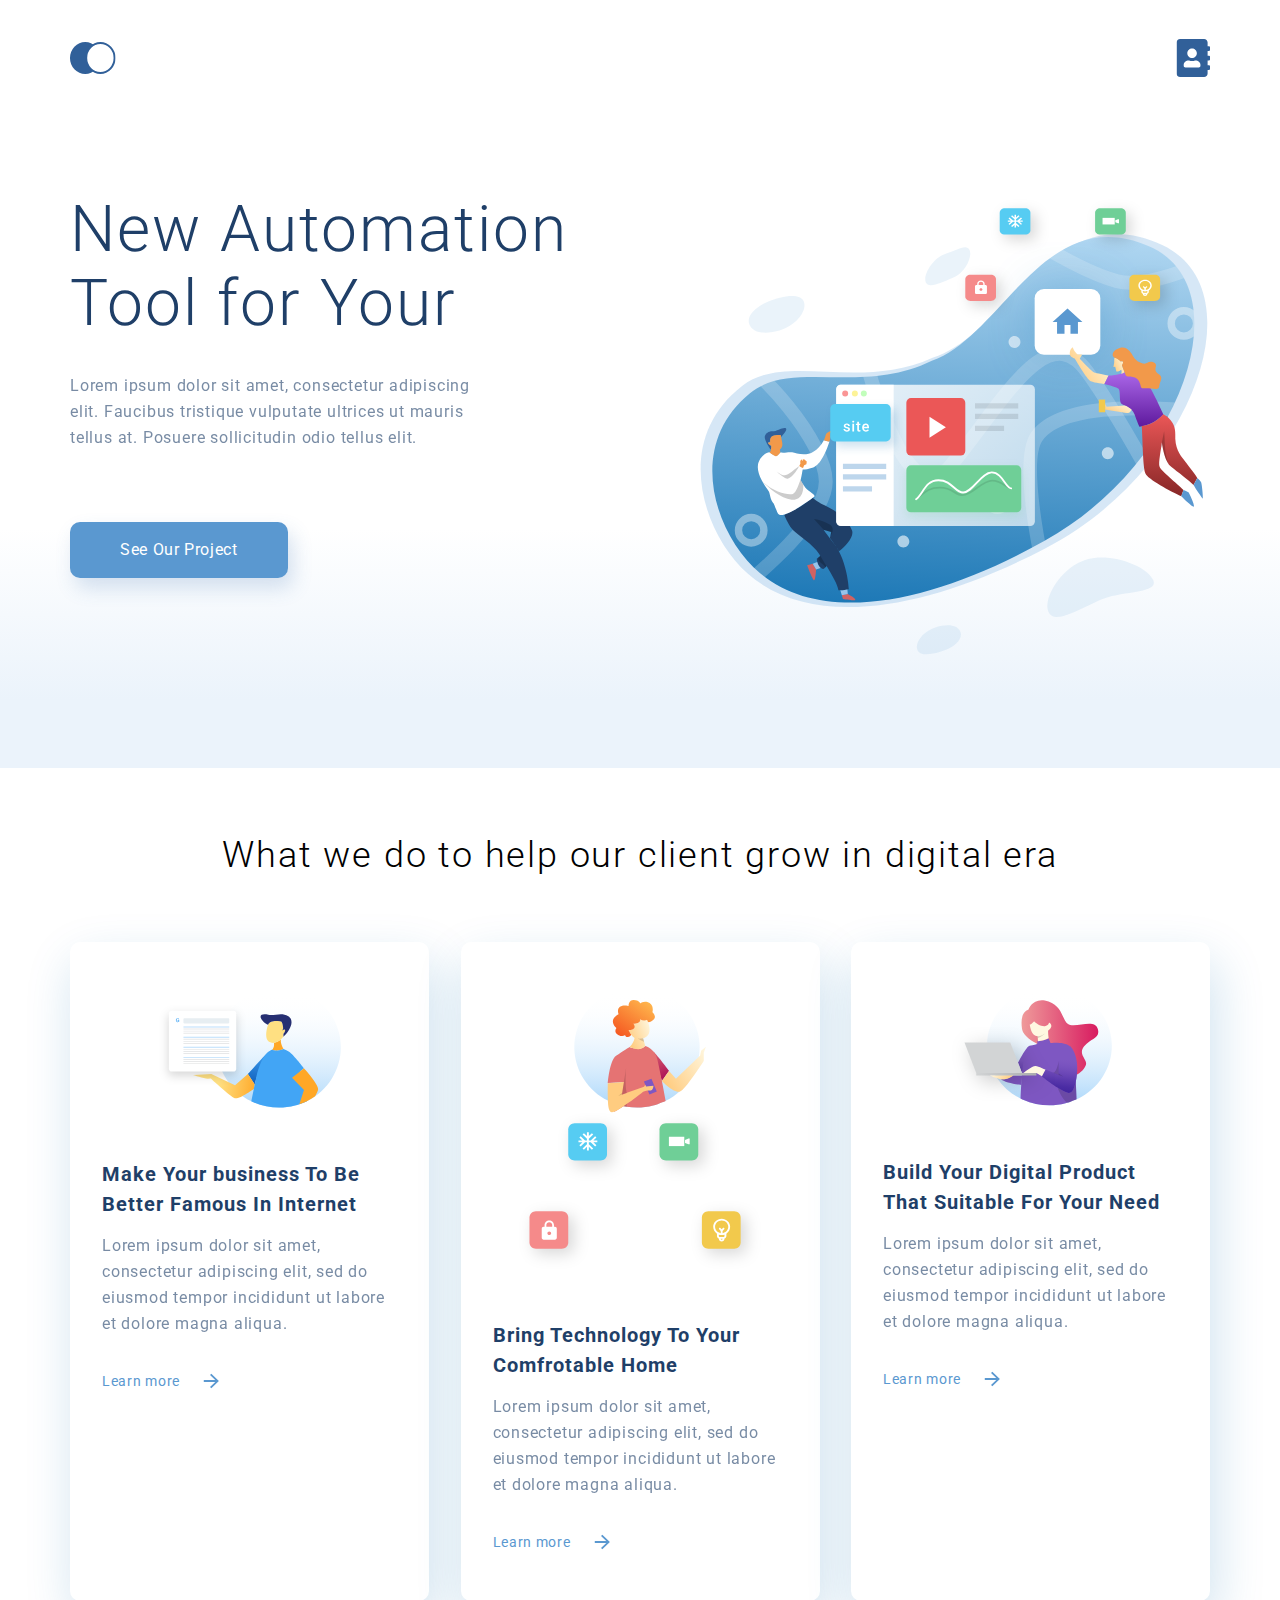
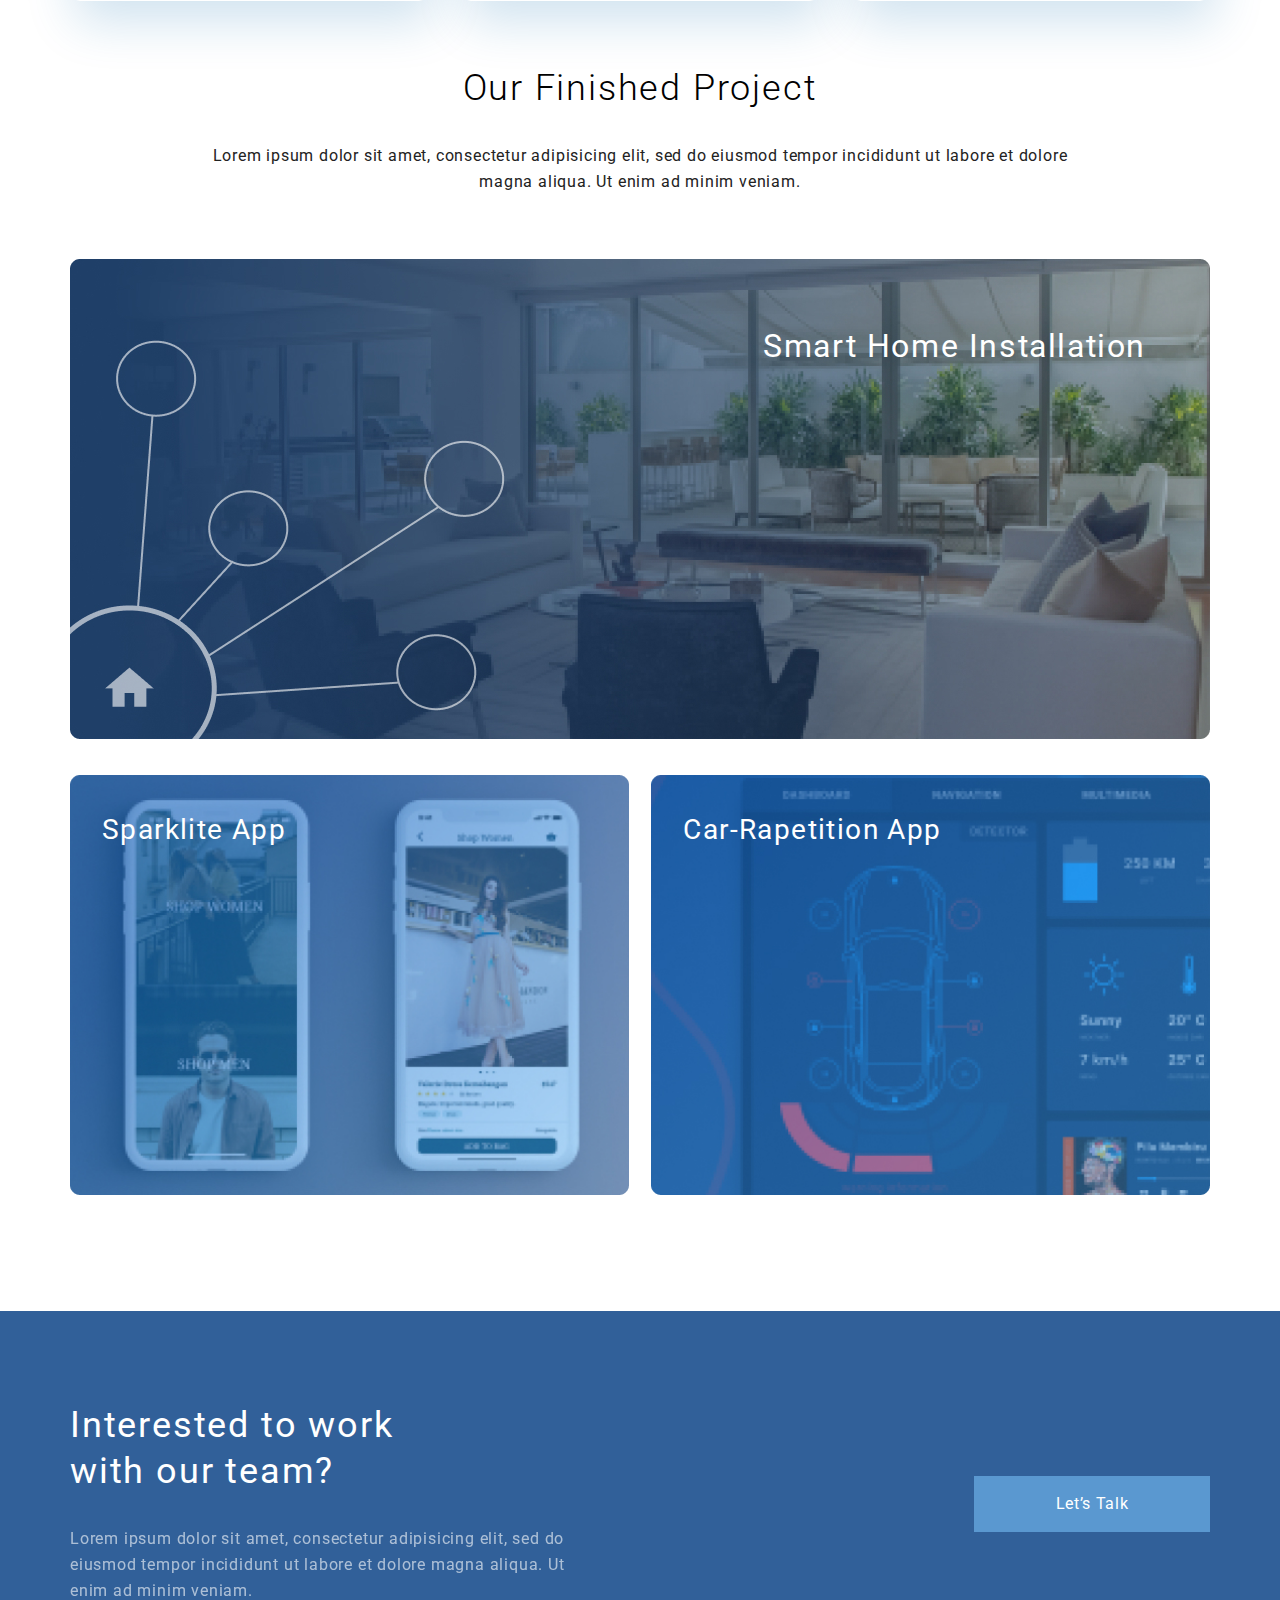
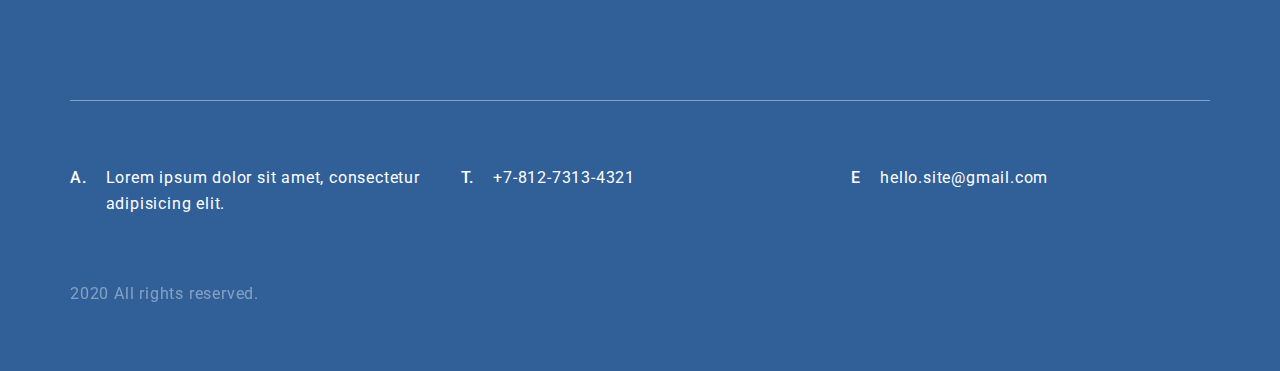
<file: index.html>
<!DOCTYPE html>
<html lang="en">

<head>
    <meta charset="UTF-8">
    <meta name="viewport" content="width=device-width, initial-scale=1.0">
    <title>Document</title>
    <link href="https://fonts.googleapis.com/css2?family=Roboto:wght@300;400&display=swap" rel="stylesheet">
    <link rel="stylesheet" href="style.css">
</head>

<body>
<div class="not_bottom">
    <div class="top">
        <div class="container top__container">
            <div class="header">
                <a href="index.html"><img src="img/logo.svg" alt="logo"></a>
                <a href="contacts.html"><img src="img/contacts.svg" alt="contacts"></a>
            </div>
            <div class="top__content">
                <h1 class="top__heading">New Automation
                    Tool for Your </h1>
                <p class="text text_width">
                    Lorem ipsum dolor sit amet, consectetur adipiscing elit. Faucibus tristique vulputate ultrices ut
                    mauris tellus at. Posuere sollicitudin odio tellus elit.
                </p>
                <a href="#" class="button">See Our Project</a>
            </div>
        </div>
    </div>
    <div class="container">
        <div class="what-we-do">
            <h2 class="heading">What we do to help our client grow in digital era</h2>
            <div class="what-we-do__content">
                <div class="item">
                    <img src="img/1.svg" alt="item 1 photo">
                    <div class="item__content">
                        <h3 class="item__heading">Make Your business To Be
                            Better Famous In Internet</h3>
                        <p class="text">
                            Lorem ipsum dolor sit amet, consectetur adipiscing elit, sed do eiusmod tempor incididunt ut
                            labore et dolore magna aliqua.
                        </p>
                        <a href="#">
                            <div class="item__learn_more">
                                <div class="item__learn_more__text">Learn more</div>
                                <img src="img/ic_arrow_forward_24px.svg" alt="→" class="item__learn_more__arrow"/>
                            </div>
                        </a>
                    </div>
                </div>
                <div class="item">
                    <img src="img/2a.svg" alt="item 2 photo">
                    <img src="img/2b.svg" alt="item 2 photo">
                    <div class="item__content">
                        <h3 class="item__heading">Bring Technology To Your Comfrotable Home </h3>
                        <p class="text">
                            Lorem ipsum dolor sit amet, consectetur adipiscing elit, sed do eiusmod tempor incididunt ut
                            labore et dolore magna aliqua.
                        </p>
                        <a href="#">
                            <div class="item__learn_more">
                                <div class="item__learn_more__text">Learn more</div>
                                <img src="img/ic_arrow_forward_24px.svg" alt="→" class="item__learn_more__arrow"/>
                            </div>
                        </a>
                    </div>
                </div>
                <div class="item">
                    <img src="img/3.svg" alt="item 3 photo">
                    <div class="item__content">
                        <h3 class="item__heading">Build Your Digital Product That Suitable For Your Need</h3>
                        <p class="text">
                            Lorem ipsum dolor sit amet, consectetur adipiscing elit, sed do eiusmod tempor incididunt ut
                            labore et dolore magna aliqua.
                        </p>
                        <a href="#">
                            <div class="item__learn_more">
                                <div class="item__learn_more__text">Learn more</div>
                                <img src="img/ic_arrow_forward_24px.svg" alt="→" class="item__learn_more__arrow"/>
                            </div>
                        </a>
                    </div>
                </div>
            </div>
        </div>
        <div class="project">
            <h2 class="heading">Our Finished Project</h2>
            <p class="text text_project">Lorem ipsum dolor sit amet, consectetur adipisicing elit, sed do eiusmod tempor
                incididunt ut labore et dolore magna aliqua. Ut enim ad minim veniam.</p>
            <div class="project__content">
                <div class="project__item">
                    <p class="project__text">Smart Home Installation</p>
                    <img class="project__img" src="img/proj-1.jpg" alt="proj-1">
                </div>
                <div class="project__box">
                    <div class="project__item project__item_mini">
                        <p class="project__text_mini">Sparklite App</p>
                        <img class="project__img" src="img/proj-2.jpg" alt="proj-2">
                    </div>
                    <div class="project__item project__item_mini">
                        <p class="project__text_mini">Car-Rapetition App</p>
                        <img class="project__img" src="img/proj-3.jpg" alt="proj-3">
                    </div>
                </div>
            </div>
        </div>
    </div>
</div>
<div class="bottom">
    <div class="container">
        <div class="bottom__are_you_interested">
            <div class="bottom__are_you_interested__text">
                <div class="bottom__are_you_interested__text__heading">
                    Interested to work with our team?
                </div>
                <div class="bottom__are_you_interested__text__body">
                    Lorem ipsum dolor sit amet, consectetur adipisicing elit, sed do eiusmod tempor incididunt ut
                    labore et dolore magna aliqua. Ut enim ad minim veniam.
                </div>
            </div>
            <a href="#" class="bottom__are_you_interested__button_lets_talk">Let’s Talk</a>
        </div>
        <div class="footer">
            <div class="footer__contacts">
                <div class="footer__contacts__item">
                    <div class="footer__contacts__item__name">A.</div>
                    <div class="footer__contacts__item__text footer__contacts__address__text">Lorem ipsum dolor sit amet, consectetur adipisicing
                        elit.
                    </div>
                </div>
                <div class="footer__contacts__item">
                    <div class="footer__contacts__item__name">T.</div>
                    <div class="footer__contacts__item__text">+7-812-7313-4321</div>
                </div>
                <div class="footer__contacts__item">
                    <div class="footer__contacts__item__name">E</div>
                    <div class="footer__contacts__item__text">hello.site@gmail.com</div>
                </div>
            </div>
            <div class="footer__copyright">
                2020 All rights reserved.
            </div>
        </div>
    </div>
</div>
</body>

</html>
</file>
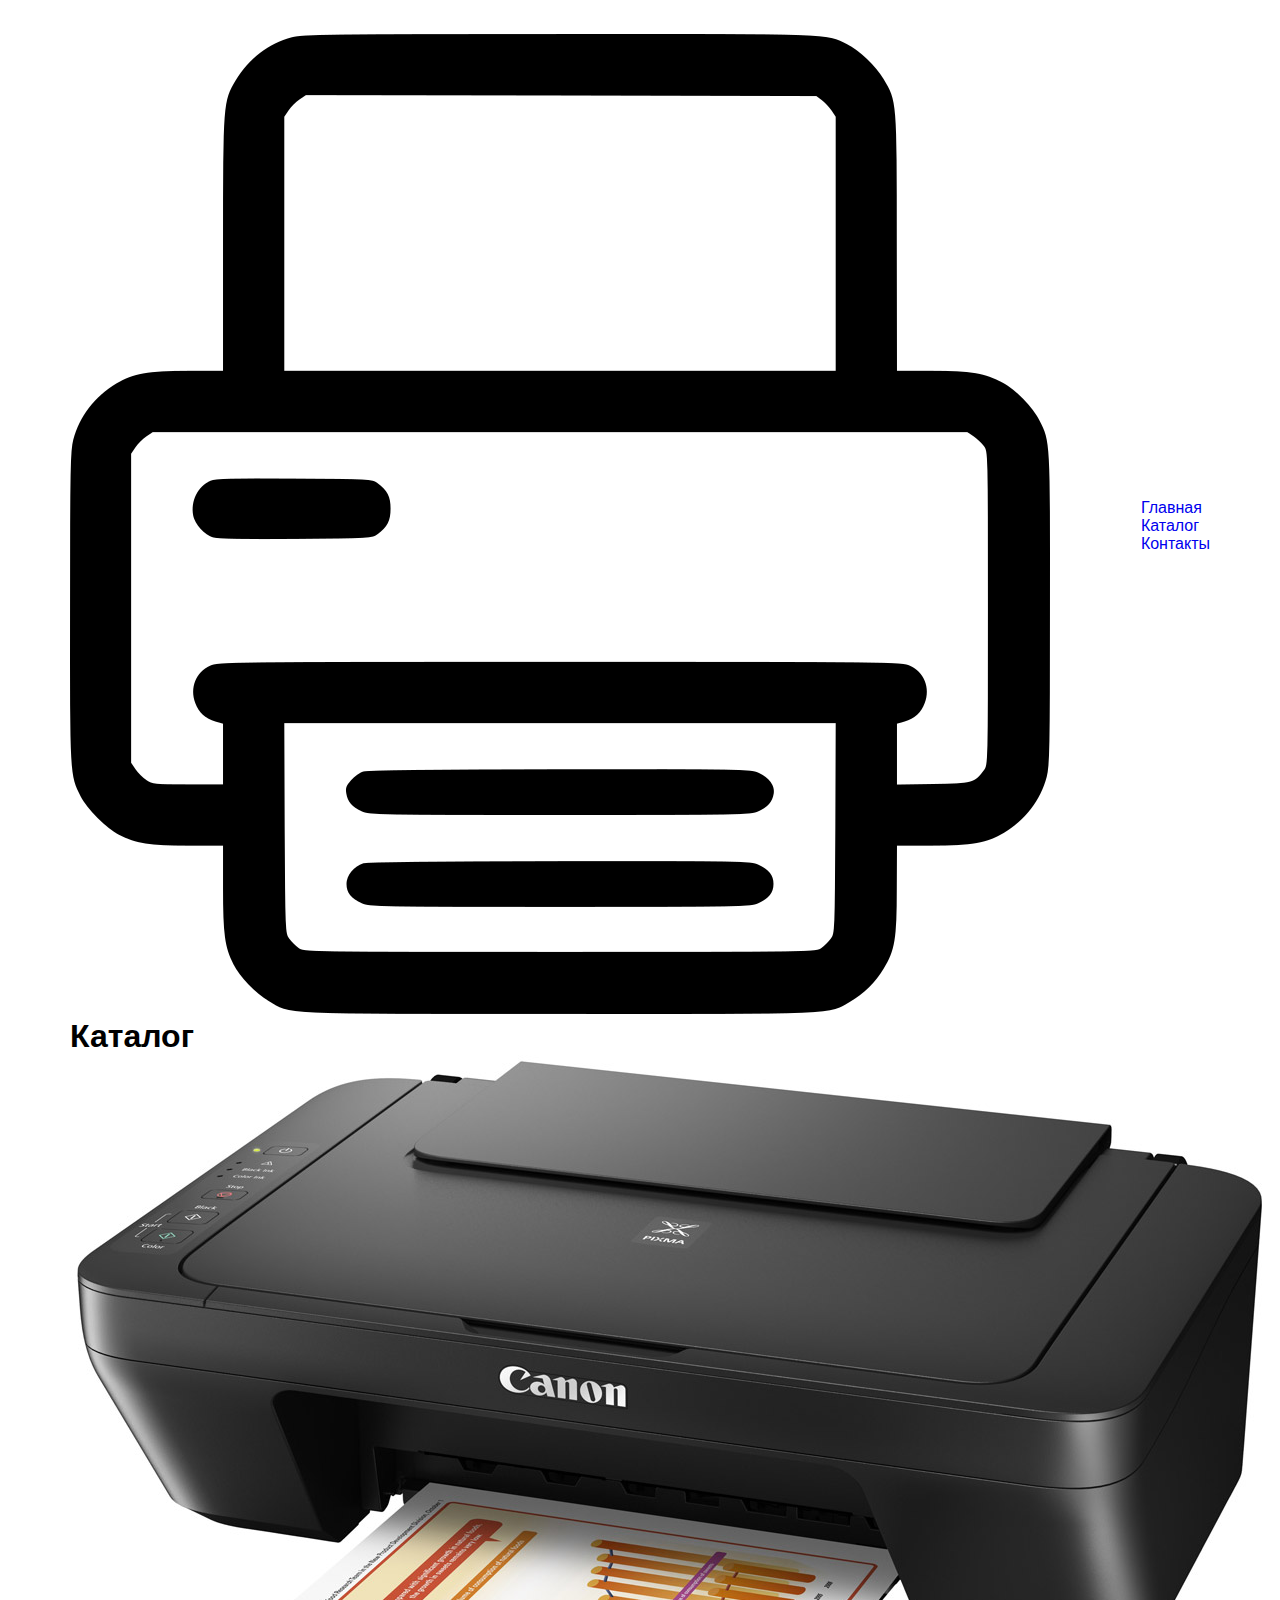
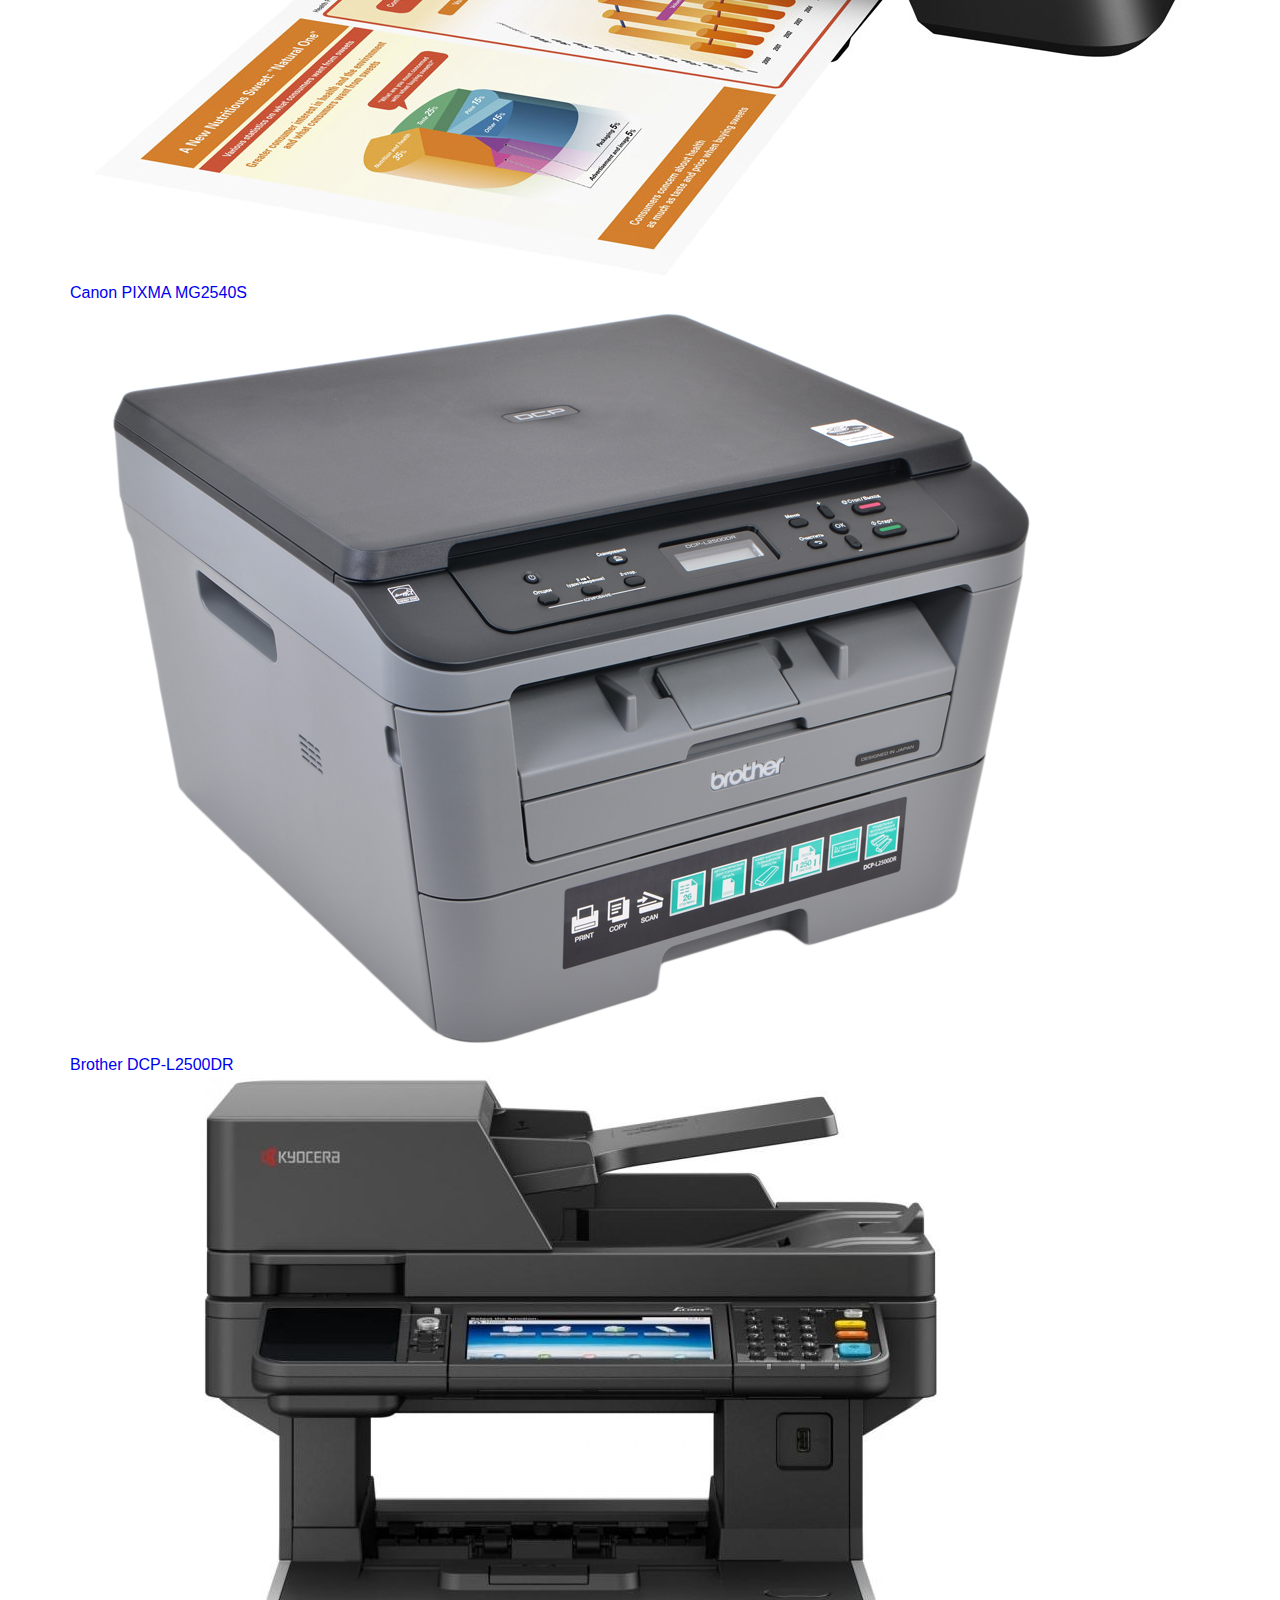
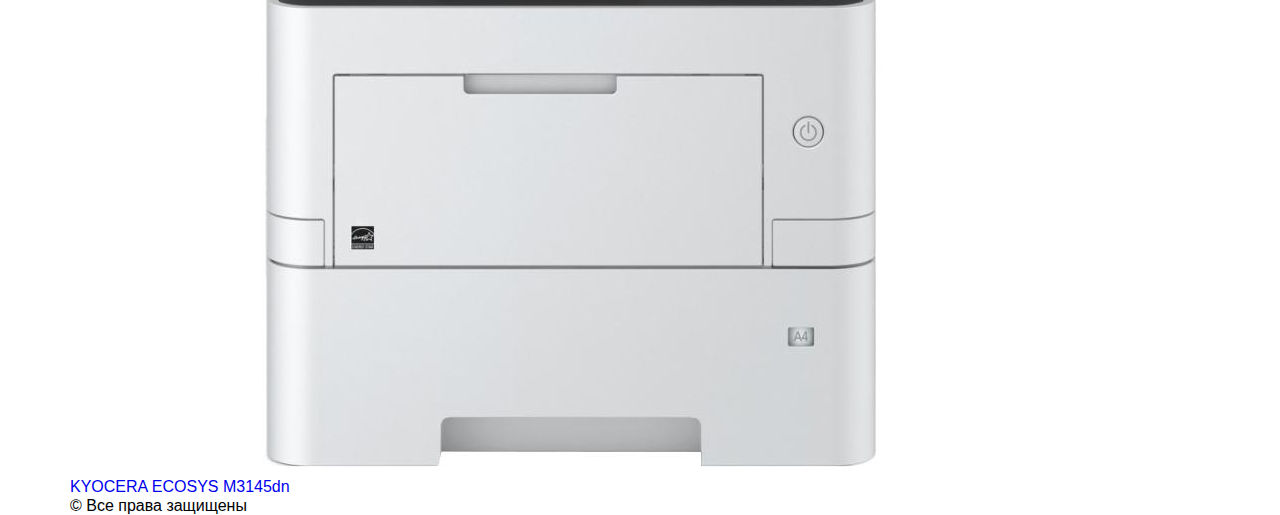
<file: catalog.html>
<!DOCTYPE html>
<html lang="ru">
<head>
    <link rel="stylesheet" type="text/css" href="style.css"/>
    <meta charset="UTF-8">
    <title>Каталог товаров&nbsp;&mdash; Черным по&nbsp;Белому</title>
</head>
<body>
<div class="container">
    <div class="header">
        <a href="index.html">
            <img class="header_logo" src="img/logo.png" alt="Logo"/>
        </a>
        <div class="header_menu">
            <div class="header_item"><a class="header_link" href="index.html">Главная</a></div>
            <div class="header_item"><a class="header_link" href="catalog.html">Каталог</a></div>
            <div class="header_item"><a class="header_link" href="contacts.html">Контакты</a></div>
        </div>
    </div>

    <h1>Каталог</h1>

    <div class="catalog__entry_list">
        <div class="catalog__item_entry">
            <a href="catalog/Canon_PIXMA_MG2540S.html">
                <img src="img/Canon_PIXMA_MG2540S.jpg" alt="МФУ Canon PIXMA MG2540S"
                     class="catalog__item_entry__image_preview"/>
                <div class="catalog__item_entry__description">Canon PIXMA MG2540S</div>
            </a>
        </div>

        <div class="catalog__item_entry">
            <a href="catalog/Brother_DCP-L2500DR.html">
                <img src="img/Brother_DCP-L2500DR.jpg" alt="МФУ Brother DCP-L2500DR"
                     class="catalog__item_entry__image_preview"/>
                <div class="catalog__item_entry__description">Brother DCP-L2500DR</div>
            </a>
        </div>

        <div class="catalog__item_entry">
            <a href="catalog/KYOCERA_ECOSYS_M3145dn.html">
                <img src="img/KYOCERA_ECOSYS_M3145dn.jpg" alt="МФУ KYOCERA ECOSYS M3145dn"
                     class="catalog__item_entry__image_preview"/>
                <div class="catalog__item_entry__description">KYOCERA ECOSYS M3145dn</div>
            </a>
        </div>
    </div>

    <div class="footer">&copy;&nbsp;Все права защищены</div>
</div>
</body>
</html>
</file>
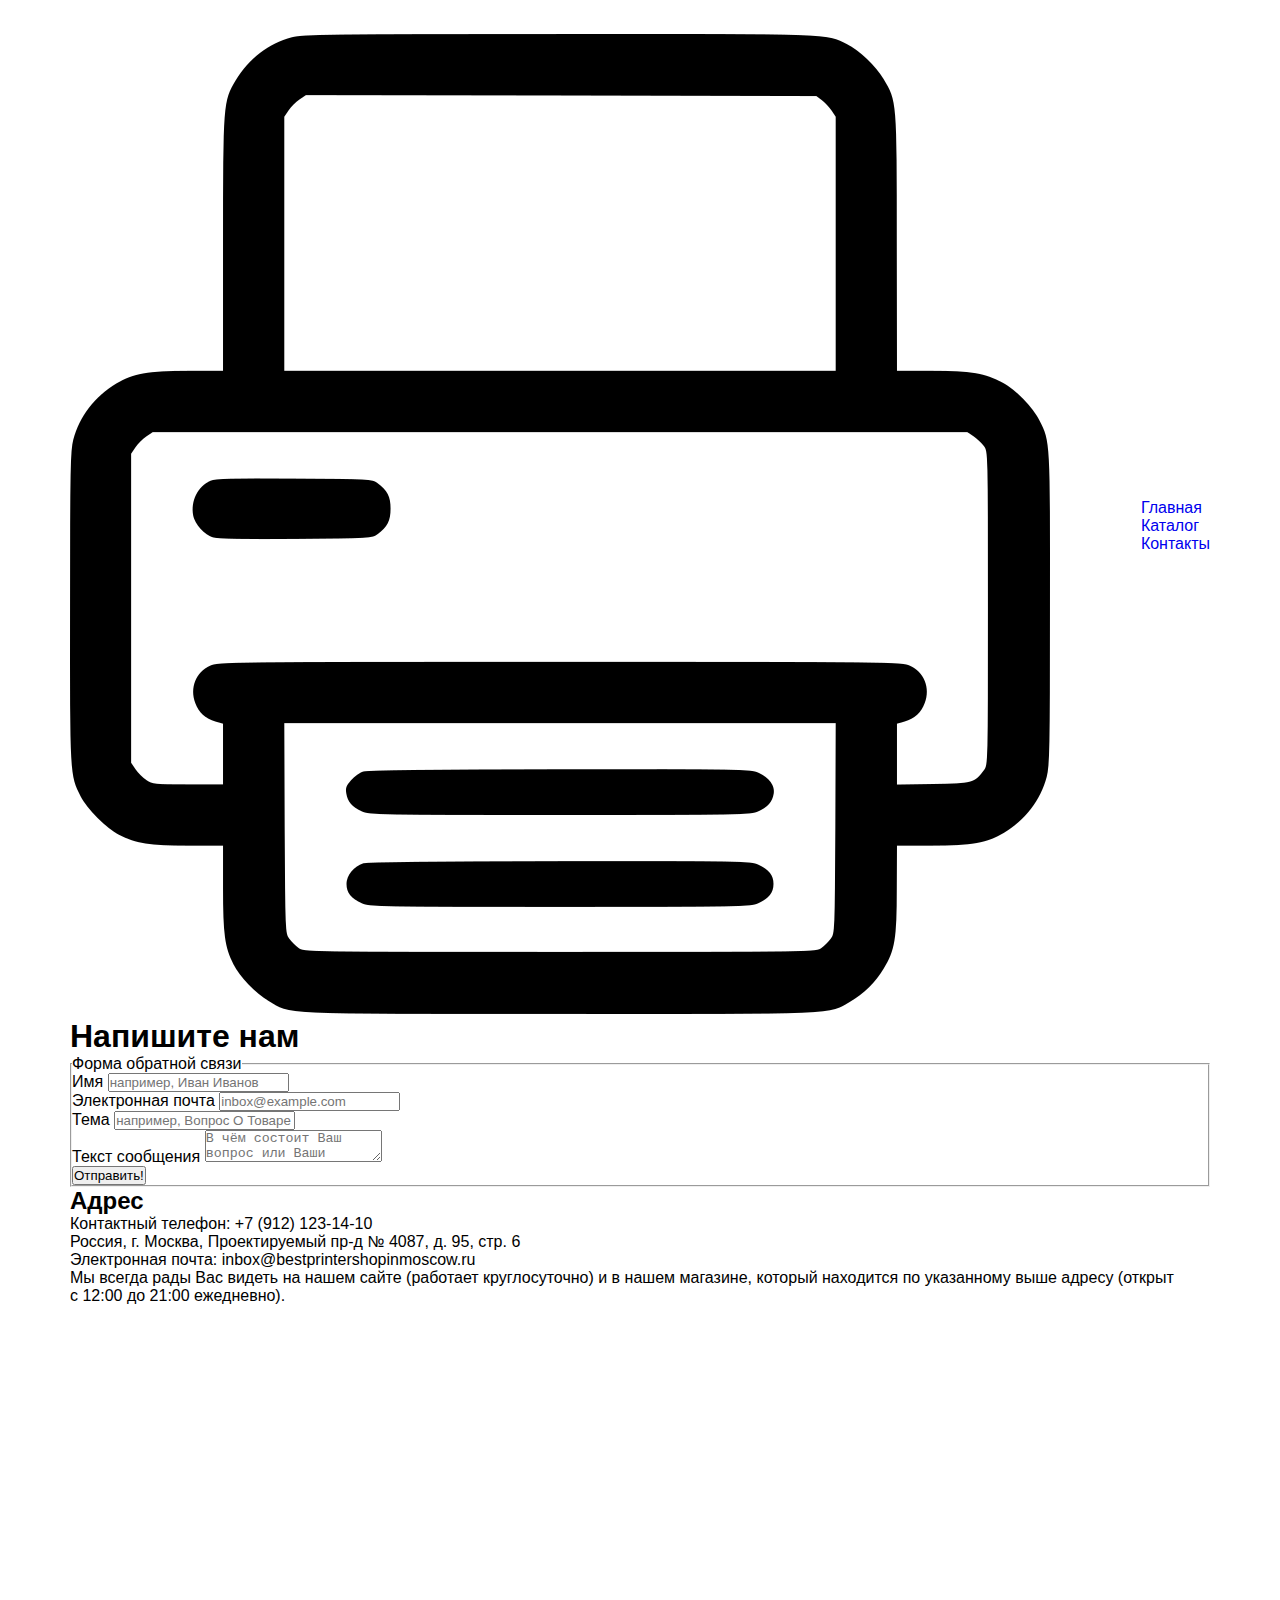
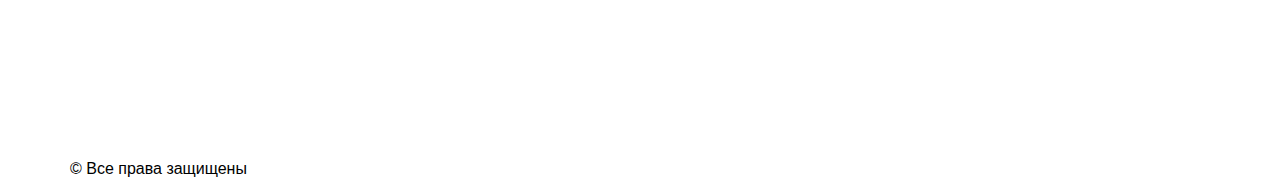
<file: contacts.html>
<!DOCTYPE html>
<html lang="ru">
<head>
    <link rel="stylesheet" type="text/css" href="style.css"/>
    <meta charset="UTF-8">
    <title>Контакты&nbsp;&mdash; Черным по&nbsp;Белому</title>
</head>
<body class="contacts_page">
<div class="container">
    <div class="header">
        <a href="index.html">
            <img class="header_logo" src="img/logo.png" alt="Logo"/>
        </a>
        <div class="header_menu">
            <div class="header_item"><a class="header_link" href="index.html">Главная</a></div>
            <div class="header_item"><a class="header_link" href="catalog.html">Каталог</a></div>
            <div class="header_item"><a class="header_link" href="contacts.html">Контакты</a></div>
        </div>
    </div>
    <h1 class="contacts_heading">Напишите нам</h1>
    <form class="contacts_form">
        <fieldset>
            <legend class="contacts_form_legend">Форма обратной связи</legend>

            <label for="name" class="contacts_form_label">Имя</label>
            <input id="name" type="text" placeholder="например, Иван Иванов"
                   class="contacts_form_input_text contacts_form_input_text__name"/>
            <br/>
            <label for="email" class="contacts_form_label">Электронная почта</label>
            <input id="email" type="email" placeholder="inbox@example.com"
                   class="contacts_form_input_text contacts_form_input_text__email"/>
            <br/>
            <label for="subject" class="contacts_form_label">Тема</label>
            <input id="subject" type="text" placeholder="например, Вопрос О Товаре"
                   class="contacts_form_input_text contacts_form_input_text__subject"/>
            <br/>
            <label for="text" class="contacts_form_label">Текст сообщения</label>
            <textarea id="text" placeholder="В чём состоит Ваш вопрос или Ваши пожелания?"
                      class="contacts_form_input_textarea contacts_form_input_textarea__text"></textarea>
            <br/>
            <input type="submit" value="Отправить!" class="contacts_form_input_submit"/>

        </fieldset>
    </form>
    <h2 class="contacts_heading">Адрес</h2>
    <p>Контактный телефон: +7 (912) 123-14-10</p>
    <p>Россия, г. Москва, Проектируемый пр-д &#8470;&nbsp;4087, д.&nbsp;95, стр.&nbsp;6</p>
    <p>Электронная почта: inbox@bestprintershopinmoscow.ru</p>
    <p>Мы&nbsp;всегда рады Вас видеть на&nbsp;нашем сайте (работает круглосуточно)
        и&nbsp;в&nbsp;нашем магазине, который находится по&nbsp;указанному выше адресу (открыт с&nbsp;12:00 до&nbsp;21:00&nbsp;ежедневно).
    </p>
    <iframe src="https://www.google.com/maps/embed?pb=!1m18!1m12!1m3!1d2240.89670838814!2d37.40022736683199!3d55.829752120762734!2m3!1f0!2f0!3f0!3m2!1i1024!2i768!4f13.1!3m3!1m2!1s0x46b547c85a587457%3A0xa759a3dafc1c01e6!2z0J_RgNC-0LXQutGC0LjRgNGD0LXQvNGL0Lkg0L_RgNC-0LXQt9C0IDQwODcsIDk1INGB0YLRgNC-0LXQvdC40LUgNiwg0JzQvtGB0LrQstCwLCAxMjUzNzE!5e0!3m2!1sru!2sru!4v1595075032557!5m2!1sru!2sru"
            width="600" height="450" frameborder="0" style="border:0;" allowfullscreen="" aria-hidden="false"
            tabindex="0"></iframe>
    <div class="footer">&copy;&nbsp;Все права защищены</div>
</div>
</body>
</html>
</file>
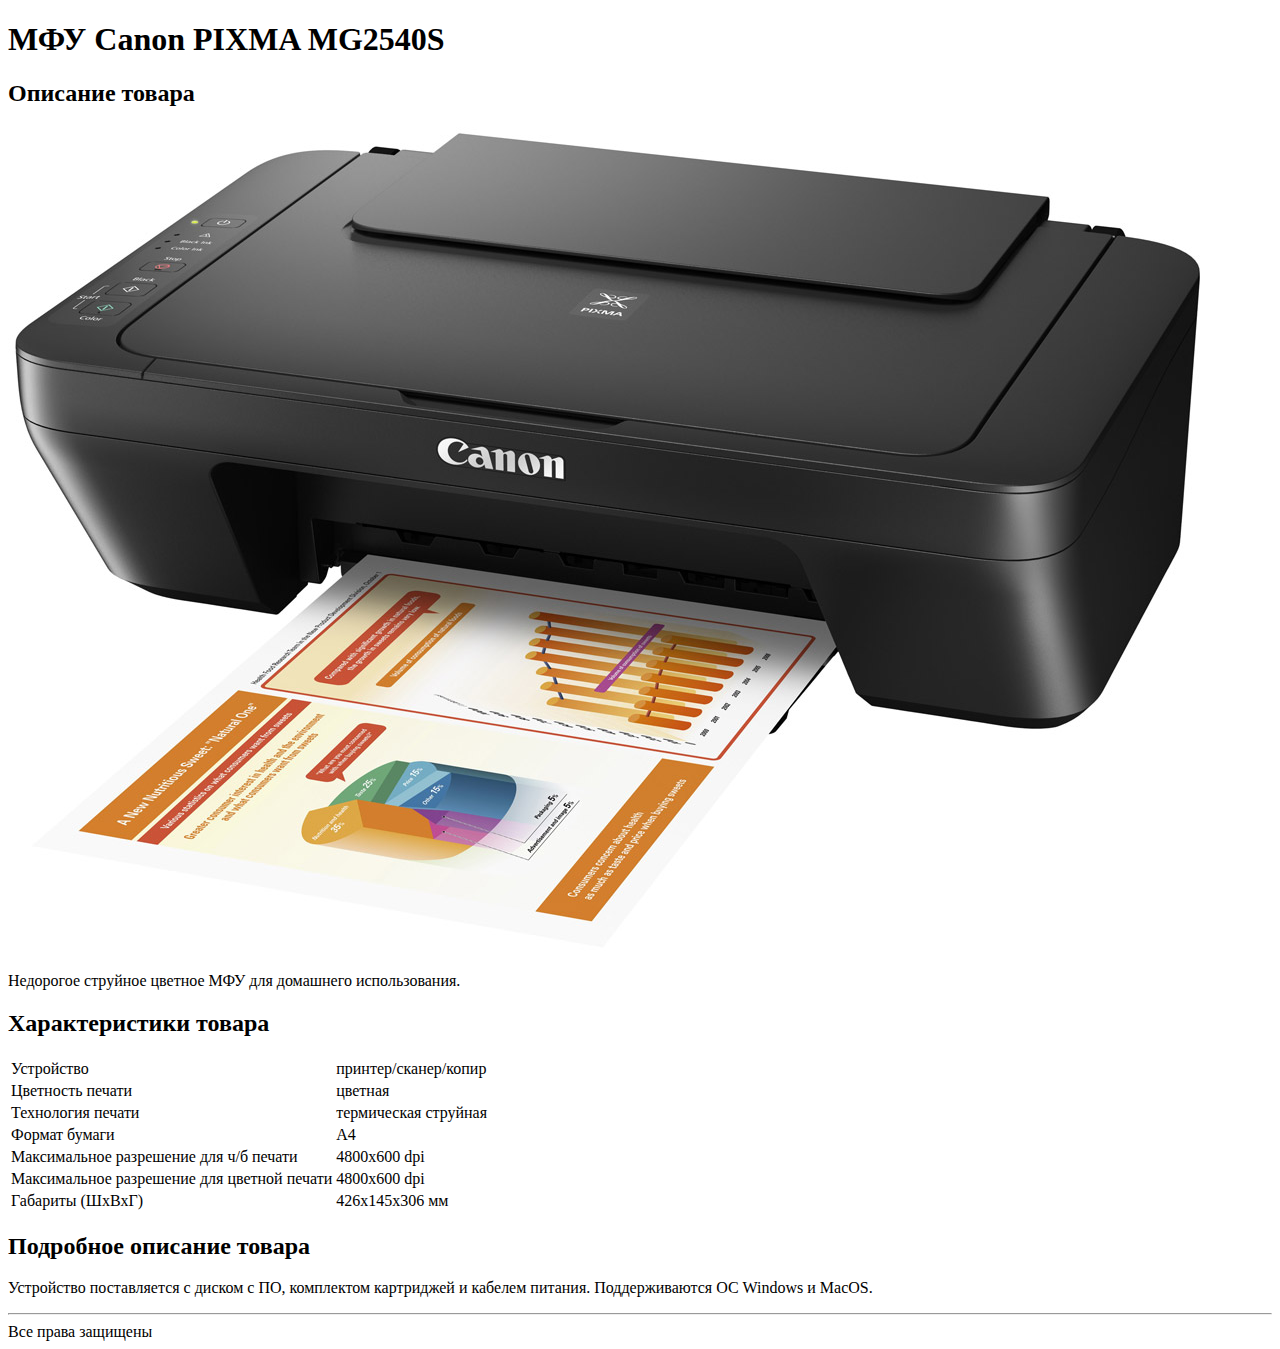
<file: MFU_Canon_PIXMA_MG2540S.html>
<!DOCTYPE html>
<html lang="ru">
<head>
    <meta charset="UTF-8">
    <title>МФУ Canon PIXMA MG2540S - магазин принтеров</title>
</head>
<body>
<h1>МФУ Canon PIXMA MG2540S</h1>
<h2>Описание товара</h2>
<img src="img/Canon_PIXMA_MG2540S.jpg" alt="МФУ Canon PIXMA MG2540S"/>
<p>Недорогое струйное цветное МФУ для домашнего использования.</p>
<h2>Характеристики товара</h2>
<table>
    <tr>
        <td>Устройство</td>
        <td>принтер/сканер/копир</td>
    </tr>
    <tr>
        <td>Цветность печати</td>
        <td>цветная</td>
    </tr>
    <tr>
        <td>Технология печати</td>
        <td>термическая струйная</td>
    </tr>
    <tr>
        <td>Формат бумаги</td>
        <td>A4</td>
    </tr>
    <tr>
        <td>Максимальное разрешение для ч/б печати</td>
        <td>4800x600 dpi</td>
    </tr>
    <tr>
        <td>Максимальное разрешение для цветной печати</td>
        <td>4800x600 dpi</td>
    </tr>
    <tr>
        <td>Габариты (ШхВхГ)</td>
        <td>426x145x306 мм</td>
    </tr>
</table>
<h2>Подробное описание товара</h2>
<p>Устройство поставляется с диском с ПО, комплектом картриджей и кабелем питания.
    Поддерживаются ОС Windows и MacOS. </p>
<hr/>
<footer>Все права защищены</footer>
</body>
</html>
</file>
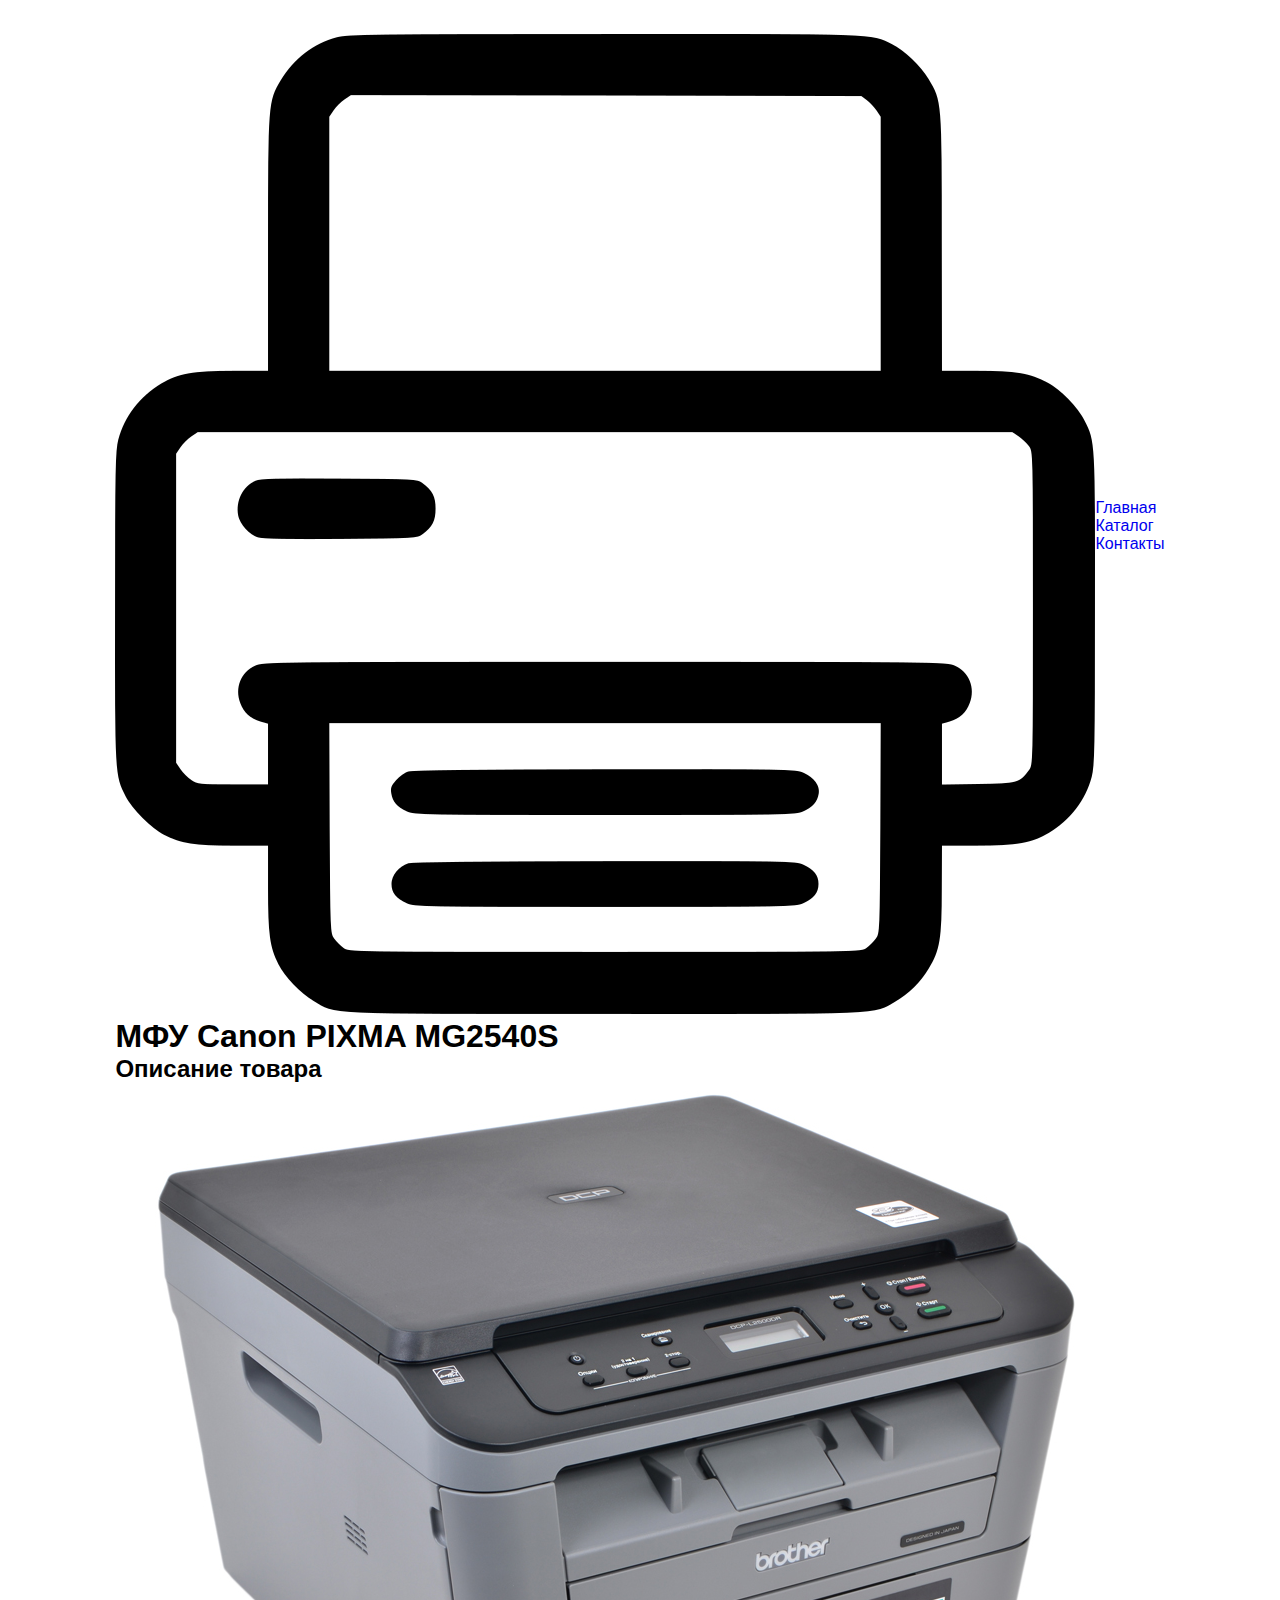
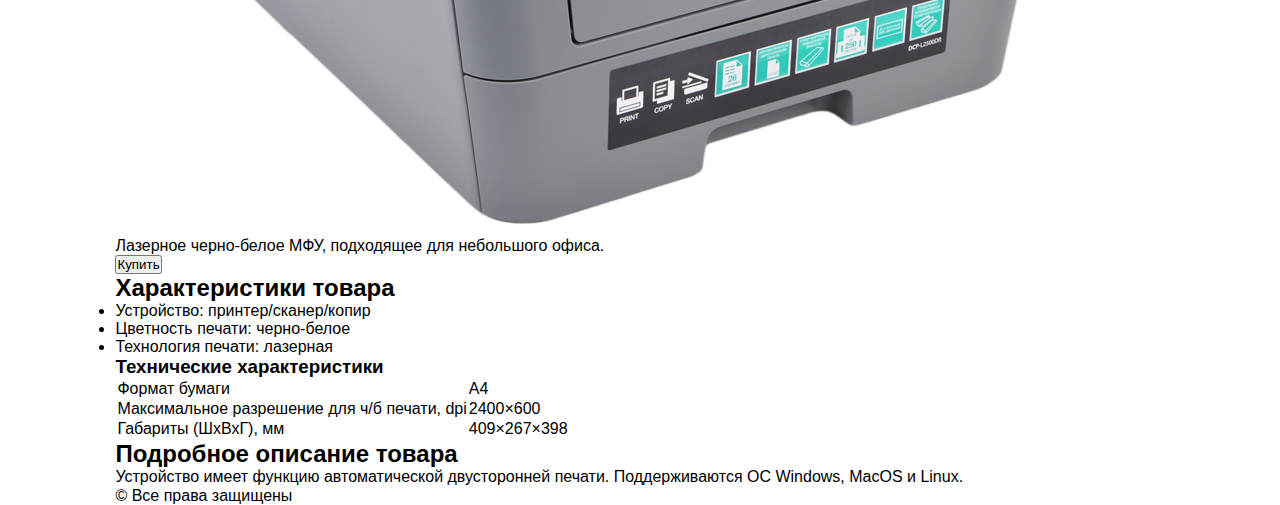
<file: catalog/Brother_DCP-L2500DR.html>
<!DOCTYPE html>
<html lang="ru">
<head>
    <link rel="stylesheet" type="text/css" href="../style.css"/>
    <meta charset="UTF-8"/>
    <title>МФУ Brother DCP-L2500DR&nbsp;&mdash; Черным по&nbsp;Белому</title>
</head>
<body class="item_page">
<div class="container">
    <div class="header">
        <a href="../index.html">
            <img class="header_logo" src="../img/logo.png" alt="Logo"/>
        </a>
        <div class="header_menu">
            <div class="header_item"><a class="header_link" href="../index.html">Главная</a></div>
            <div class="header_item"><a class="header_link" href="../catalog.html">Каталог</a></div>
            <div class="header_item"><a class="header_link" href="../contacts.html">Контакты</a></div>
        </div>
    </div>
    <h1 class="item_heading">МФУ Canon PIXMA MG2540S</h1>
    <h2 class="item_heading">Описание товара</h2>
    <div class="item_short_description_and_image">
        <a href="../img/Brother_DCP-L2500DR.jpg">
            <img class="item_page_item_image" src="../img/Brother_DCP-L2500DR.jpg" alt="МФУ Brother DCP-L2500DR"/>
        </a>
        <div class="item_short_description_and_image__subdivide">
            <div class="item_short_description">Лазерное черно-белое МФУ, подходящее для небольшого офиса.</div>
            <input type="submit" value="Купить" class="item_button_buy"/>
        </div>
    </div>
    <h2 class="item_heading">Характеристики товара</h2>
    <ul class="item_specs">
        <li class="item_specs_li">Устройство: принтер/сканер/копир</li>
        <li class="item_specs_li">Цветность печати: черно-белое</li>
        <li class="item_specs_li">Технология печати: лазерная</li>
    </ul>
    <h3 class="item_subheading">Технические характеристики</h3>
    <table class="item_tech_specs_table">
        <tr>
            <td>Формат бумаги</td>
            <td>A4</td>
        </tr>
        <tr>
            <td>Максимальное разрешение для ч/б печати, dpi</td>
            <td>2400&times;600</td>
        </tr>
        <tr>
            <td>Габариты (ШхВхГ), мм</td>
            <td>409&times;267&times;398</td>
        </tr>
    </table>
    <h2 class="item_heading">Подробное описание товара</h2>
    <p class="item_long_description">Устройство имеет функцию автоматической двусторонней печати. Поддерживаются ОС&nbsp;Windows,
        MacOS и&nbsp;Linux. </p>
    <div class="footer">&copy;&nbsp;Все права защищены</div>
</div>
</body>
</html>
</file>
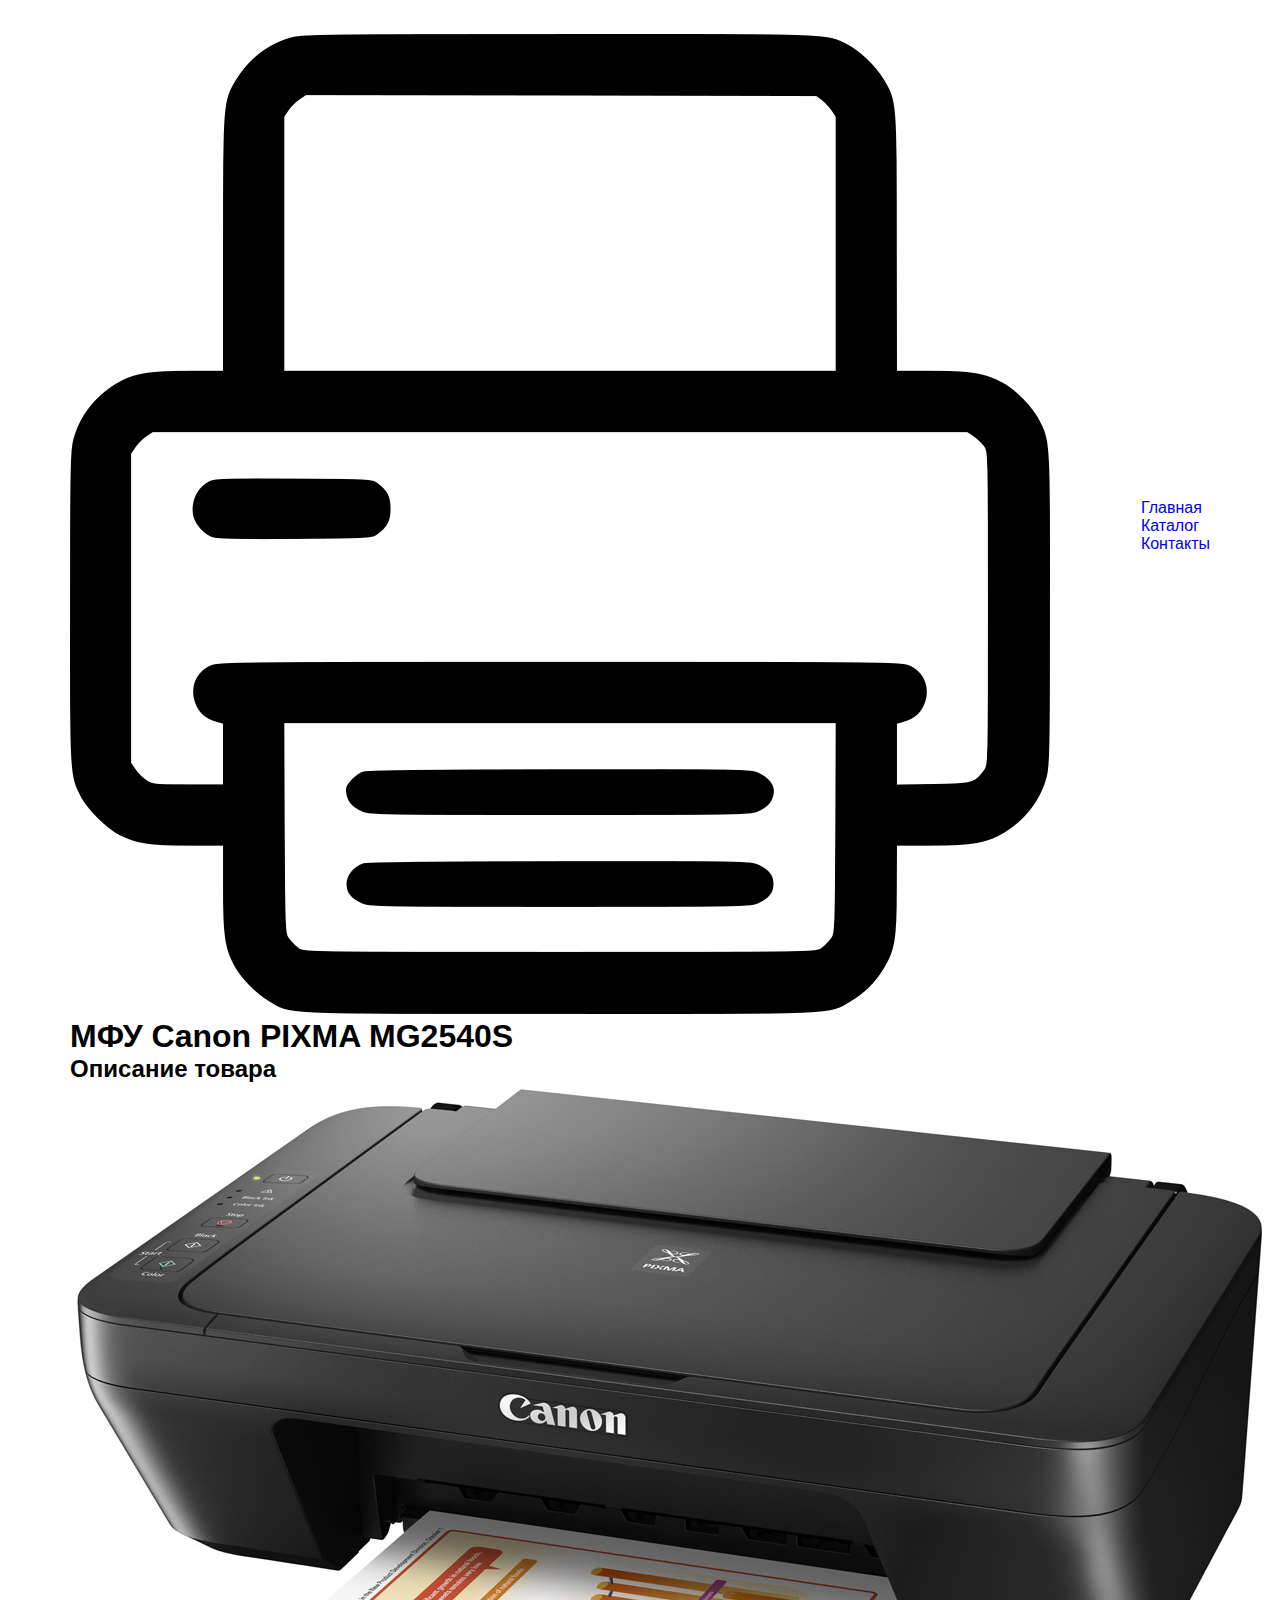
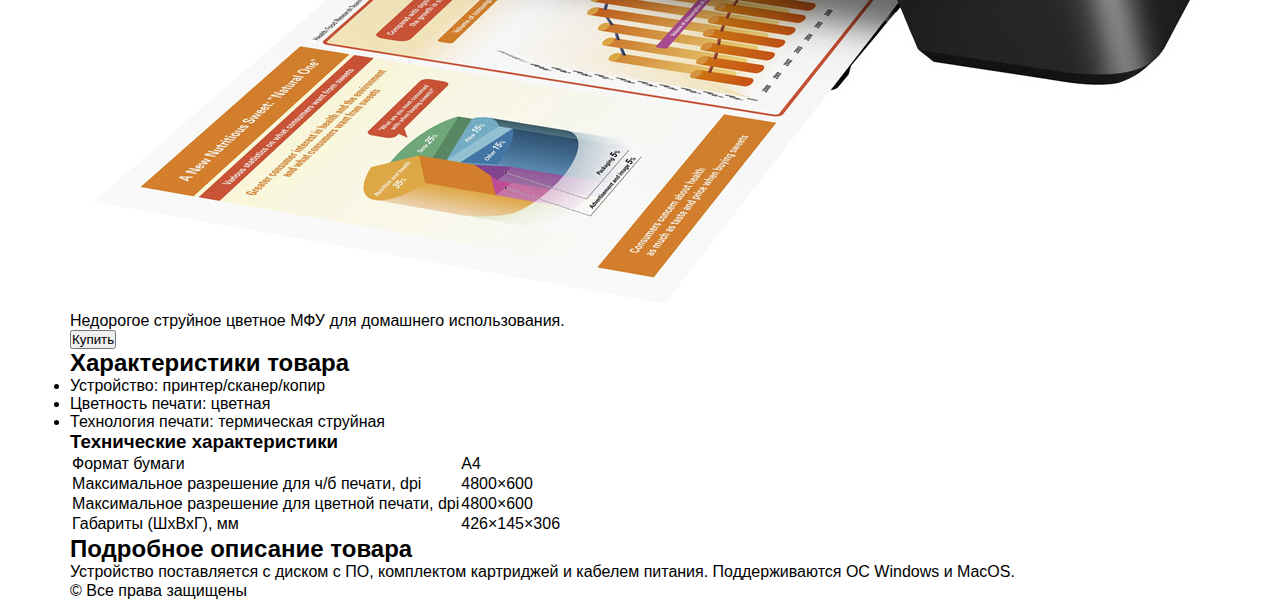
<file: catalog/Canon_PIXMA_MG2540S.html>
<!DOCTYPE html>
<html lang="ru">
<head>
    <link rel="stylesheet" type="text/css" href="../style.css"/>
    <meta charset="UTF-8">
    <title>МФУ Canon PIXMA MG2540S&nbsp;&mdash; Черным по&nbsp;Белому</title>
</head>
<body class="item_page">
<div class="container">
    <div class="header">
        <a href="../index.html">
            <img class="header_logo" src="../img/logo.png" alt="Logo"/>
        </a>
        <div class="header_menu">
            <div class="header_item"><a class="header_link" href="../index.html">Главная</a></div>
            <div class="header_item"><a class="header_link" href="../catalog.html">Каталог</a></div>
            <div class="header_item"><a class="header_link" href="../contacts.html">Контакты</a></div>
        </div>
    </div>
    <h1 class="item_heading">МФУ Canon PIXMA MG2540S</h1>
    <h2 class="item_heading">Описание товара</h2>
    <div class="item_short_description_and_image">
        <a href="../img/Canon_PIXMA_MG2540S.jpg">
            <img class="item_page_item_image" src="../img/Canon_PIXMA_MG2540S.jpg" alt="МФУ Canon PIXMA MG2540S"/>
        </a>
        <div class="item_short_description_and_image__subdivide">
            <div class="item_short_description">Недорогое струйное цветное МФУ для домашнего использования.</div>
            <input type="submit" value="Купить" class="item_button_buy"/>
        </div>
    </div>
    <h2 class="item_heading">Характеристики товара</h2>
    <ul class="item_specs">
        <li class="item_specs_li">Устройство: принтер/сканер/копир</li>
        <li class="item_specs_li">Цветность печати: цветная</li>
        <li class="item_specs_li">Технология печати: термическая струйная</li>
    </ul>
    <h3 class="item_subheading">Технические характеристики</h3>
    <table class="item_tech_specs_table">
        <tr>
            <td>Формат бумаги</td>
            <td>A4</td>
        </tr>
        <tr>
            <td>Максимальное разрешение для ч/б печати, dpi</td>
            <td>4800&times;600</td>
        </tr>
        <tr>
            <td>Максимальное разрешение для цветной печати, dpi</td>
            <td>4800&times;600</td>
        </tr>
        <tr>
            <td>Габариты (ШхВхГ), мм</td>
            <td>426&times;145&times;306</td>
        </tr>
    </table>
    <h2 class="item_heading">Подробное описание товара</h2>
    <p class="item_long_description">Устройство поставляется с&nbsp;диском с&nbsp;ПО, комплектом картриджей и&nbsp;кабелем
        питания.
        Поддерживаются ОС&nbsp;Windows и&nbsp;MacOS. </p>
    <div class="footer">&copy;&nbsp;Все права защищены</div>
</div>
</body>
</html>
</file>
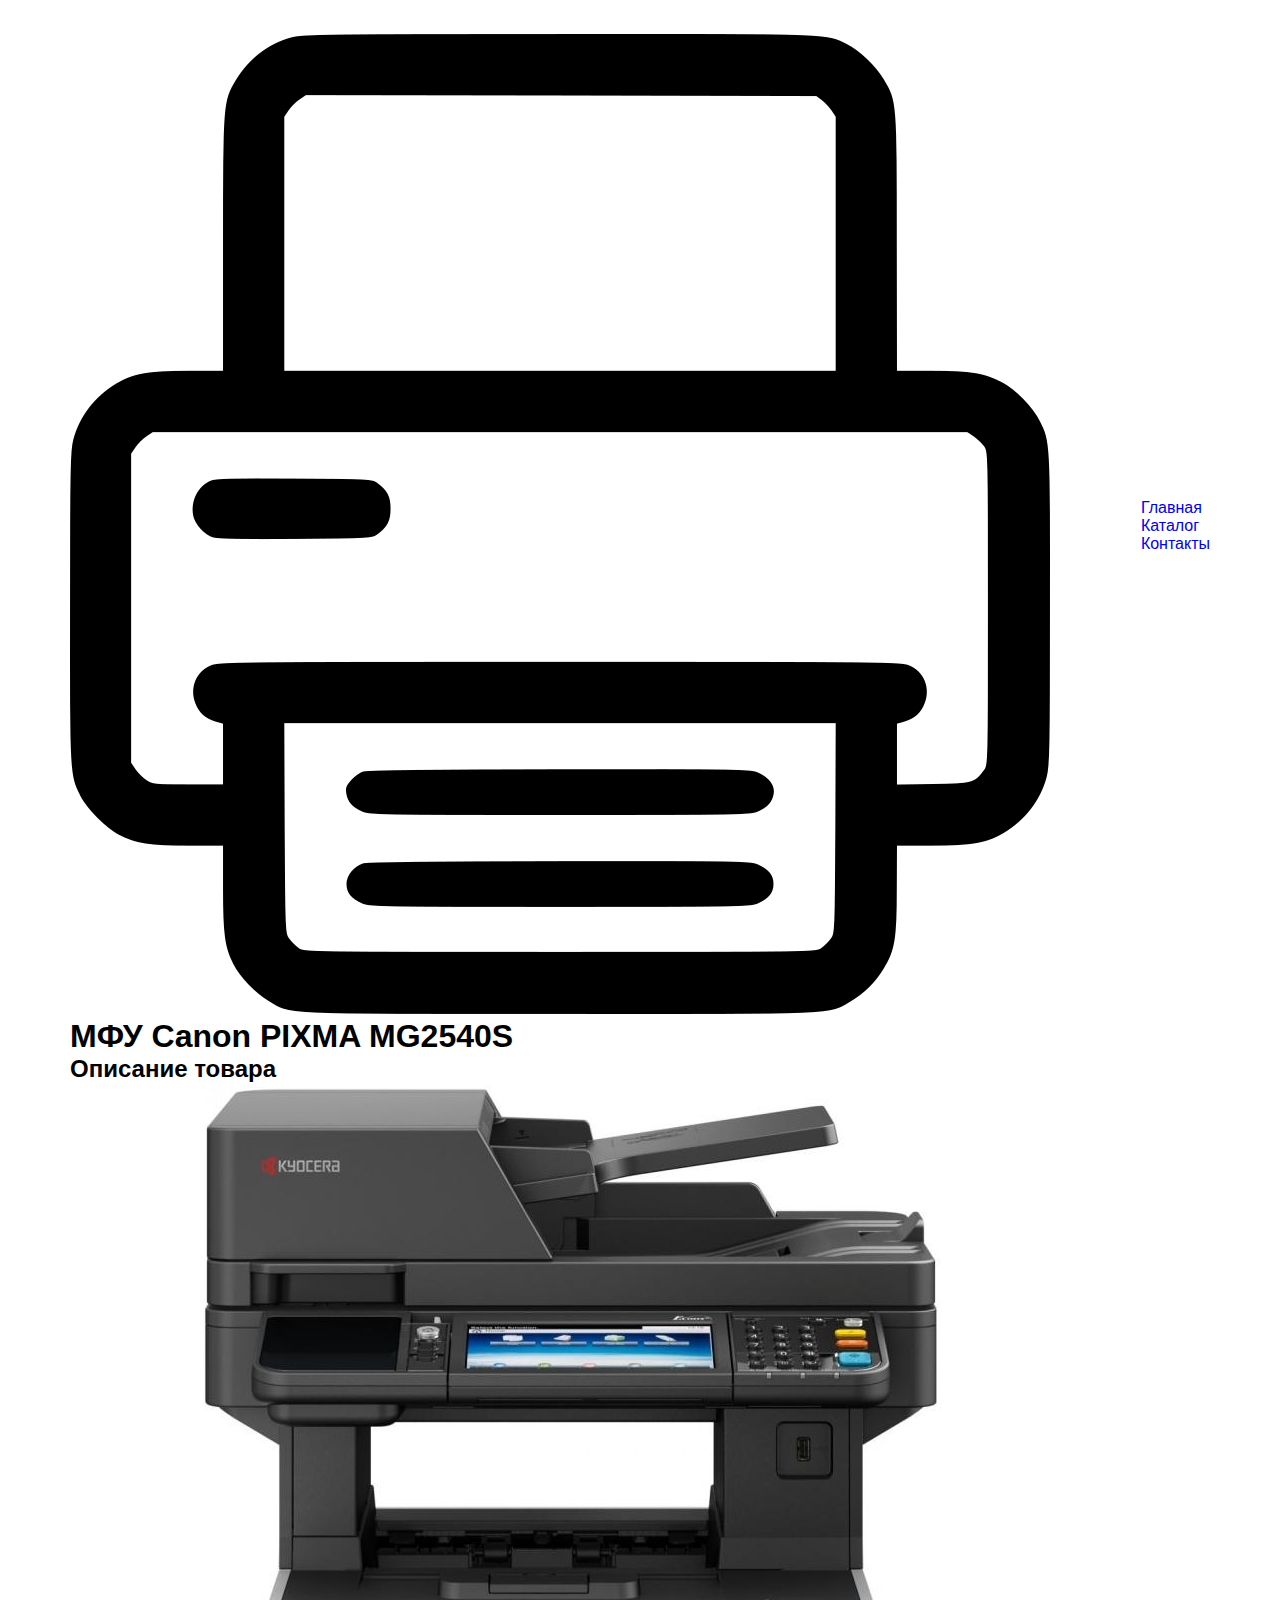
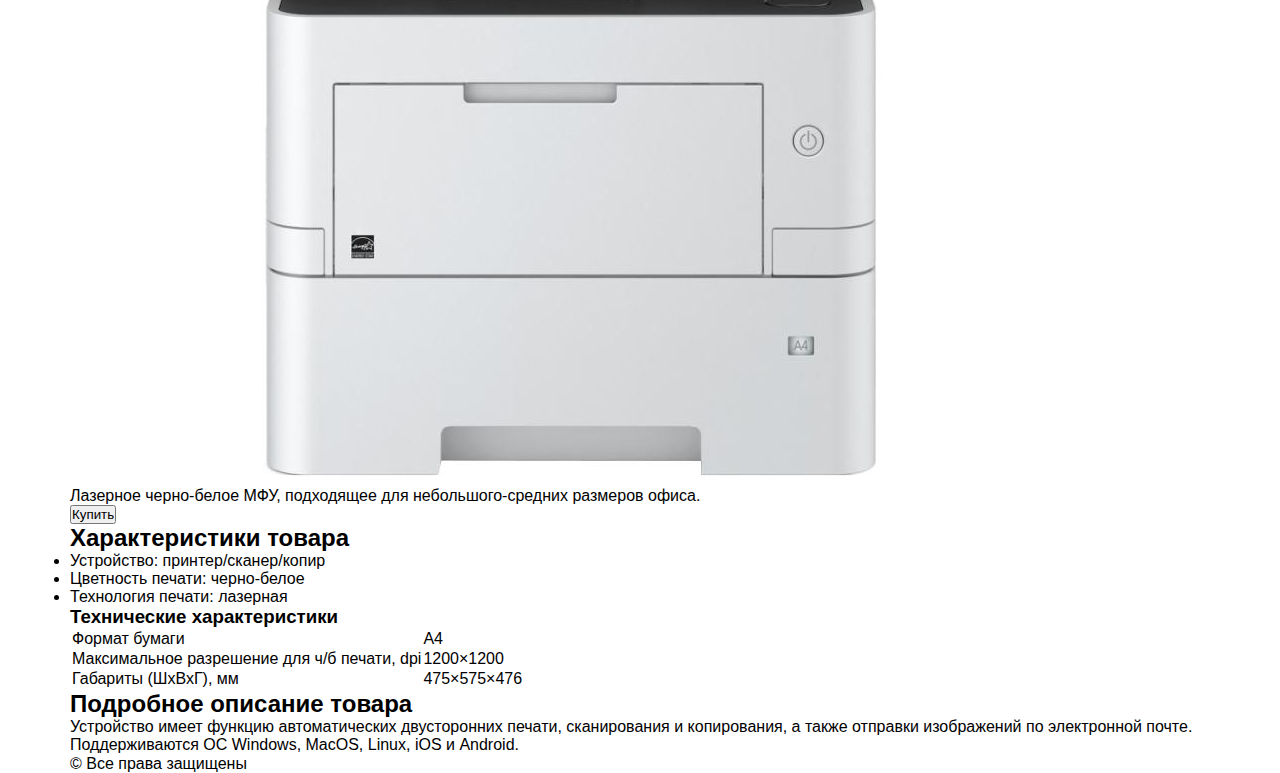
<file: catalog/KYOCERA_ECOSYS_M3145dn.html>
<!DOCTYPE html>
<html lang="ru">
<head>
    <link rel="stylesheet" type="text/css" href="../style.css"/>
    <meta charset="UTF-8">
    <title>МФУ KYOCERA ECOSYS M3145dn&nbsp;&mdash; Черным по&nbsp;Белому</title>
</head>
<body class="item_page">
<div class="container">
    <div class="header">
        <a href="../index.html">
            <img class="header_logo" src="../img/logo.png" alt="Logo"/>
        </a>
        <div class="header_menu">
            <div class="header_item"><a class="header_link" href="../index.html">Главная</a></div>
            <div class="header_item"><a class="header_link" href="../catalog.html">Каталог</a></div>
            <div class="header_item"><a class="header_link" href="../contacts.html">Контакты</a></div>
        </div>
    </div>

    <h1 class="item_heading">МФУ Canon PIXMA MG2540S</h1>
    <h2 class="item_heading">Описание товара</h2>
    <div class="item_short_description_and_image">
        <a href="../img/KYOCERA_ECOSYS_M3145dn.jpg">
            <img class="item_page_item_image" src="../img/KYOCERA_ECOSYS_M3145dn.jpg" alt="МФУ KYOCERA ECOSYS M3145dn"/>
        </a>
        <div class="item_short_description_and_image__subdivide">
            <div class="item_short_description">Лазерное черно-белое МФУ, подходящее для небольшого-средних размеров
                офиса.
            </div>
            <input type="submit" value="Купить" class="item_button_buy"/>
        </div>
    </div>
    <h2 class="item_heading">Характеристики товара</h2>
    <ul class="item_specs">
        <li class="item_specs_li">Устройство: принтер/сканер/копир</li>
        <li class="item_specs_li">Цветность печати: черно-белое</li>
        <li class="item_specs_li">Технология печати: лазерная</li>
    </ul>
    <h3 class="item_subheading">Технические характеристики</h3>
    <table class="item_tech_specs_table">
        <tr>
            <td>Формат бумаги</td>
            <td>A4</td>
        </tr>
        <tr>
            <td>Максимальное разрешение для ч/б печати, dpi</td>
            <td>1200&times;1200</td>
        </tr>
        <tr>
            <td>Габариты (ШхВхГ), мм</td>
            <td>475&times;575&times;476</td>
        </tr>
    </table>
    <h2 class="item_heading">Подробное описание товара</h2>
    <p class="item_long_description">Устройство имеет функцию автоматических двусторонних печати, сканирования и&nbsp;копирования,
        а&nbsp;также отправки изображений по&nbsp;электронной почте.
        Поддерживаются ОС&nbsp;Windows, MacOS, Linux, iOS и&nbsp;Android. </p>
    <div class="footer">&copy;&nbsp;Все права защищены</div>
</div>
</body>
</html>
</file>
<file: style.css>
* {
    margin: 0;
    padding: 0;
    box-sizing: border-box;
}

body {
    min-height: 100vh;
    display: flex;
    flex-direction: column;
    font-family: 'Roboto', sans-serif;
}

a {
    text-decoration: none;
}

.not_bottom {
    flex-grow: 1;
}

.container {
    max-width: 1140px;
    margin: 0 auto;
}

.top {
    min-height: 768px;
    background: linear-gradient(0deg, #EBF3FB 8.84%, rgba(152, 195, 232, 0) 31.12%);
}

.top__heading {
    font-style: normal;
    font-weight: 300;
    font-size: 64px;
    line-height: 74px;
    letter-spacing: 2px;
    color: #1F3F68;
    margin-top: 107px;
    margin-bottom: 32px;
    width: 504px;
}

.top__container {
    display: flex;
    flex-direction: column;
    min-height: 768px;
}

.top__content {
    background-image: url(img/top_back.svg);
    flex-grow: 1;
    background-repeat: no-repeat;
    background-position: right;
    background-size: 45%;
}

.header {
    display: flex;
    justify-content: space-between;
    align-items: center;
    padding-top: 34px;
}

.text {
    font-style: normal;
    font-weight: normal;
    font-size: 16px;
    line-height: 26px;
    letter-spacing: 0.05em;
    color: #1F3F68;
    opacity: 0.6;
}

.text_width {
    width: 425px;
}

.text_project {
    text-align: center;
    color: #222;
    width: 75%;
    margin: 32px auto 64px;
    opacity: 1;
}

.button {
    font-size: 16px;
    line-height: 26px;
    text-align: center;
    letter-spacing: 0.04em;
    color: #FFFFFF;
    background: #5a98d0;
    box-shadow: 5px 10px 20px rgba(53, 110, 173, 0.2);
    border-radius: 10px;
    padding: 15px 50px;
    display: inline-block;
    margin-top: 71px;
}

.button:hover {
    background: #406d96;
}

.button:active {
    background: #375e82;
}

.heading {
    font-weight: 300;
    font-size: 36px;
    line-height: 46px;
    text-align: center;
    letter-spacing: 0.05em;
    color: #000000;
}

.what-we-do {
    padding-top: 64px;
    padding-bottom: 64px;
}

.what-we-do__content {
    padding-top: 64px;
    display: flex;
    justify-content: space-between;
}

.item {
    padding: 44px 32px;
    width: 359px;
    background: #FFFFFF;
    box-shadow: 5px 20px 50px rgba(16, 112, 177, 0.2);
    border-radius: 10px;
    display: flex;
    flex-direction: column;
    align-items: center;
}

.item__heading {
    font-size: 20px;
    line-height: 30px;
    letter-spacing: 0.05em;
    color: #1F3F68;
    margin-bottom: 14px;
    margin-top: 51px;
}

.item__learn_more {
    margin-top: 29px;
    display: inline-flex;
}

.item__learn_more:hover {
    text-decoration: underline;
}

.item__learn_more__text {
    font-size: 14px;
    line-height: 30px;
    letter-spacing: 0.05em;
    color: #5A98D0;
    display: inline-block;
}

.item__learn_more__arrow {
    margin-left: 20px;
}

.project__item {
    border-radius: 10px;
    position: relative;
    margin-bottom: 32px;
}

.project__box {
    display: flex;
    justify-content: space-between;
}

.project__item:hover, .project__text_mini:hover {
    opacity: 0.8;
}

.project__item_mini {
    width: 49%;
}

.project__img {
    width: 100%;
}

.project__text {
    font-size: 32px;
    line-height: 46px;
    text-align: right;
    letter-spacing: 0.05em;
    color: #FFFFFF;
    position: absolute;
    right: 64px;
    top: 64px;
}

.project__text_mini {
    font-size: 28px;
    line-height: 46px;
    letter-spacing: 0.05em;
    color: #FFFFFF;
    position: absolute;
    left: 32px;
    top: 32px;
}

.bottom {
    margin-top: 80px;
    background: #316099;
}

.bottom__are_you_interested {
    display: flex;
    justify-content: space-between;
}

.bottom__are_you_interested__text {
    margin-top: 91px;
    margin-bottom: 96px;
    display: flex;
    flex-direction: column;
    width: 500px;
}

.bottom__are_you_interested__text__heading {
    width: 70%;
    font-size: 36px;
    line-height: 46px;
    letter-spacing: 0.05em;
    color: white;
}

.bottom__are_you_interested__text__body {
    margin-top: 32px;
    font-size: 16px;
    line-height: 26px;
    letter-spacing: 0.05em;
    color: white;
    opacity: 0.6;
}

.bottom__are_you_interested__button_lets_talk {
    margin-top: 165px;
    width: 236px;
    height: 56px;
    background-color: #5A98D0;
    font-size: 16px;
    line-height: 26px;
    text-align: center;
    letter-spacing: 0.04em;
    color: #FFFFFF;
    display: flex;
    justify-content: center;
    align-items: center;
}

.bottom__are_you_interested__button_lets_talk:hover {
    background-color: #5fa1dd;
}

.bottom__are_you_interested__button_lets_talk:active {
    background-color: #65abea;
}

.footer {
    border-top: 1px solid rgba(255, 255, 255, 0.4);
}

.footer__contacts {
    margin-top: 64px;
    display: flex;
    justify-content: space-between;
}

.footer__contacts__item {
    display: flex;
    width: 33.3%;
    margin-left: 32px;
}

.footer__contacts__item:first-child {
    margin-left: 0;
}

.footer__contacts__item__name {
    font-size: 16px;
    line-height: 26px;
    font-weight: 500;
    letter-spacing: 0.05em;
    color: #FFFFFF;
}

.footer__contacts__item__text {
    margin-left: 19px;
    font-size: 16px;
    line-height: 26px;
    letter-spacing: 0.05em;
    color: #FFFFFF;
}

.footer__copyright {
    padding-top: 64px;
    padding-bottom: 64px;
    font-size: 16px;
    line-height: 26px;
    letter-spacing: 0.05em;
    color: #FFFFFF;
    opacity: 0.4;
}

@media (max-width: 1023px) {
    .container {
        padding-left: 32px;
        padding-right: 32px;
    }

    .top__container {
        min-height: 768px;
    }

    .top__content {
        background-position: right 292px;
    }

    .what-we-do__content {
        flex-direction: column;
        align-items: center;
    }

    .item {
        margin-bottom: 32px;
    }

    .bottom__are_you_interested__text {
        margin: 47px 51px 64px 92px;
    }

    .bottom__are_you_interested__text__heading {
        width: 100%;
    }

    .bottom__are_you_interested__button_lets_talk {
        margin-right: 101px;
        width: 205px;
        height: 31px;
    }

    .footer {
        padding-left: 101px;
    }

    .footer__contacts {
        flex-direction: column;
    }

    .footer__contacts__item {
        margin-bottom: 25px;
        margin-right: 100px;
        width: 100%;
        margin-left: unset;
    }

    .footer__contacts__item__name {
        width: 20px;
    }

    .footer__contacts__item__text {
        margin-left: 36px;
    }

    .footer__copyright {
        padding-top: 39px;
    }
}

@media (max-width: 767px) {
    .top {
        min-height: 376px;
    }

    .top__container {
        min-height: 100%;
    }

    .top__content {
        background-image: none;
        padding-bottom: 40px;
        text-align: center;
    }

    .header {
        padding-top: 15px;
    }

    .top__heading {
        font-weight: 300;
        font-size: 32px;
        line-height: 37px;
        text-align: center;
        letter-spacing: 0.04em;
        width: unset;
        margin-top: 28px;
    }

    .text_width {
        width: unset;
        text-align: center;
    }

    .button {
        font-size: 12px;
        line-height: 26px;
        padding: 0 12px;
        margin: 32px auto 0;
        display: inline-block;
    }

    .heading {
        font-size: 24px;
        line-height: 28px;
    }

    .what-we-do {
        padding-top: 32px;
    }

    .what-we-do__content {
        padding-top: 32px;
    }

    .text_project {
        width: unset;
    }

    .project__box {
        flex-wrap: wrap;
    }

    .project__item {
        margin-bottom: 16px;
    }

    .project__item_mini {
        width: unset;
    }

    .project__text {
        font-weight: normal;
        font-size: 16px;
        line-height: 19px;
        text-align: right;
        top: 16px;
        right: 16px;
    }

    .project__text_mini {
        font-weight: normal;
        font-size: 16px;
        line-height: 19px;
        text-align: right;
        top: 16px;
        left: 16px;
    }

    .bottom {
        margin-top: 48px;
    }

    .bottom__are_you_interested {
        flex-direction: column;
        width: unset;
        align-items: center;
    }

    .bottom__are_you_interested__text {
        flex-direction: column;
        width: unset;
        margin: 18px 0 0 0;
        align-items: center;
    }

    .bottom__are_you_interested__text__heading {
        font-size: 24px;
        line-height: 28px;
        width: 70%;
        text-align: center;
        letter-spacing: unset;
    }

    .bottom__are_you_interested__text__body {
        font-size: 16px;
        line-height: 26px;
        width: unset;
        text-align: center;
    }

    .bottom__are_you_interested__button_lets_talk {
        margin: 40px 0 40px 0;
        width: 35%;
        height: 32px;
    }

    .footer {
        padding-left: unset;
    }

    .footer__contacts {
        margin-top: 32px;
    }

    .footer__contacts__item {
        margin-bottom: 17px;
    }

    .footer__contacts__item__text {
        margin-left: 23px;
    }

    .footer__contacts__address__text {
        line-height: 19px;
    }

    .footer__copyright {
        padding-top: 15px;
        padding-bottom: 32px;
        text-align: center;
    }
}
</file>
